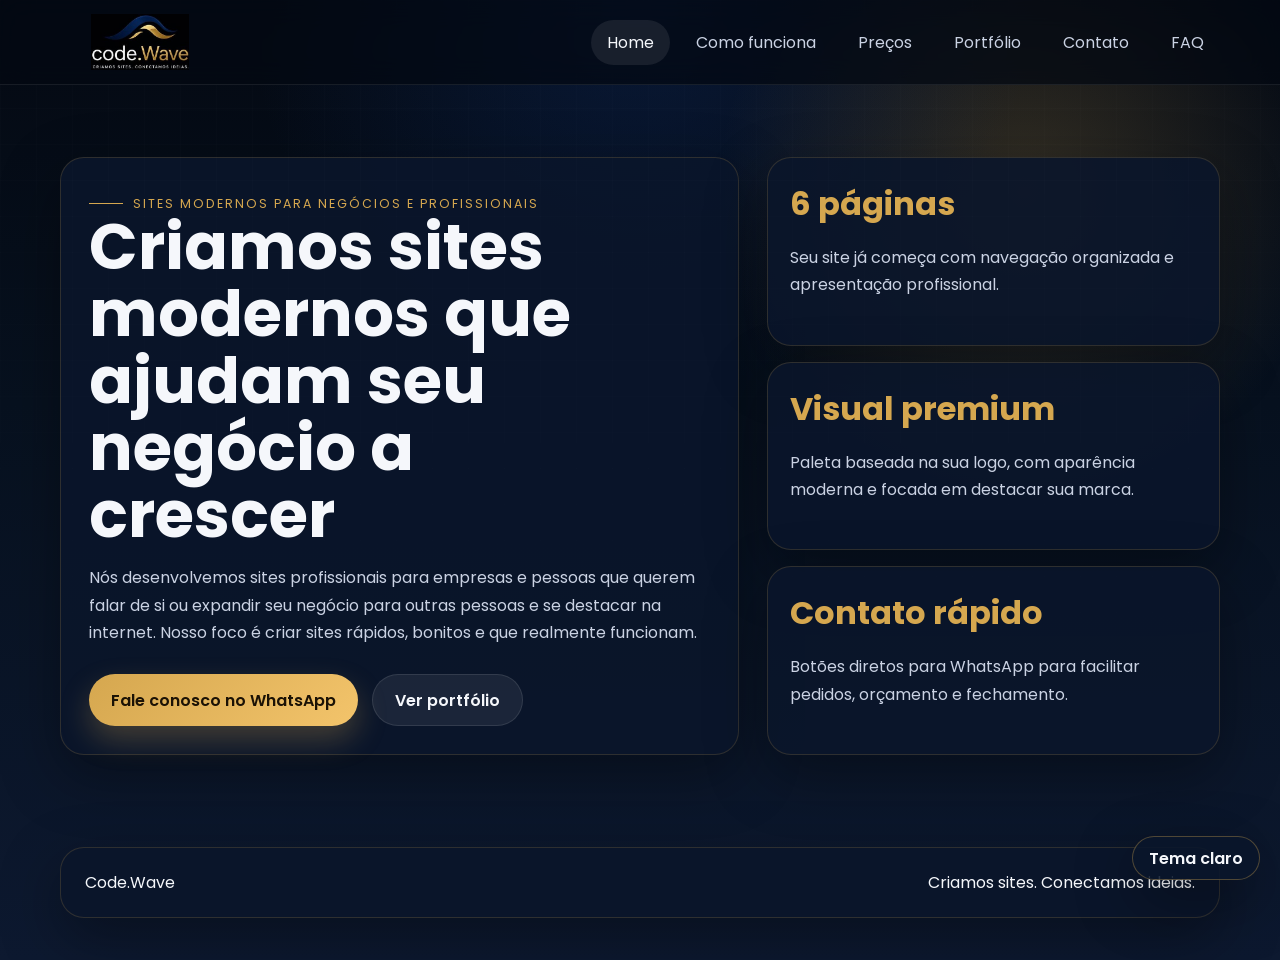
<file: index.html>
<!DOCTYPE html>
<html lang="pt-BR">
  <head>
    <meta charset="UTF-8" />
    <meta name="viewport" content="width=device-width, initial-scale=1.0" />
    <title>Code.Wave | Home</title>
    <link rel="preconnect" href="https://fonts.googleapis.com" />
    <link rel="preconnect" href="https://fonts.gstatic.com" crossorigin />
    <link href="https://fonts.googleapis.com/css2?family=Poppins:wght@400;500;600;700;800&display=swap" rel="stylesheet" />
    <link rel="stylesheet" href="styles.css" />
  </head>
  <body>
    <header class="topbar">
      <div class="site-shell topbar-inner">
        <a class="brand" href="index.html" aria-label="Code.Wave">
          <img src="assets/logo-code.wave.jpeg" alt="Logo Code.Wave" />
        </a>
        <button class="nav-toggle" type="button" data-nav-toggle aria-expanded="false" aria-controls="site-nav" aria-label="Abrir menu">
          <span></span>
          <span></span>
          <span></span>
        </button>
        <nav class="nav" id="site-nav" data-nav-menu aria-label="Menu principal">
          <a data-page href="index.html">Home</a>
          <a data-page href="como-funciona.html">Como funciona</a>
          <a data-page href="precos.html">Preços</a>
          <a data-page href="portfolio.html">Portfólio</a>
          <a data-page href="contato.html">Contato</a>
          <a data-page href="faq.html">FAQ</a>
        </nav>
      </div>
    </header>

    <main class="hero">
      <div class="site-shell hero-grid">
        <section class="panel hero-copy">
          <span class="eyebrow">Sites modernos para negócios e profissionais</span>
          <h1>Criamos sites modernos que ajudam seu negócio a crescer</h1>
          <p>
            Nós desenvolvemos sites profissionais para empresas e pessoas que querem falar de si ou expandir seu
            negócio para outras pessoas e se destacar na internet. Nosso foco é criar sites rápidos, bonitos e que
            realmente funcionam.
          </p>
          <div class="cta-row">
            <a class="button primary" href="https://wa.me/5511991374222?text=Olá%2C+quero+criar+um+site+com+a+Code.Wave." target="_blank" rel="noreferrer">Fale conosco no WhatsApp</a>
            <a class="button secondary" href="portfolio.html">Ver portfólio</a>
          </div>
        </section>

        <aside class="stats">
          <section class="panel stat-card">
            <strong>6 páginas</strong>
            <p>Seu site já começa com navegação organizada e apresentação profissional.</p>
          </section>
          <section class="panel stat-card">
            <strong>Visual premium</strong>
            <p>Paleta baseada na sua logo, com aparência moderna e focada em destacar sua marca.</p>
          </section>
          <section class="panel stat-card">
            <strong>Contato rápido</strong>
            <p>Botões diretos para WhatsApp para facilitar pedidos, orçamento e fechamento.</p>
          </section>
        </aside>
      </div>
    </main>

    <footer class="footer">
      <div class="site-shell panel footer-box">
        <span>Code.Wave</span>
        <span>Criamos sites. Conectamos ideias.</span>
      </div>
    </footer>

    <button class="theme-toggle" type="button" data-theme-toggle aria-label="Trocar tema">
      <span data-theme-label>Tema claro</span>
    </button>

    <script src="script.js"></script>
  </body>
</html>
</file>
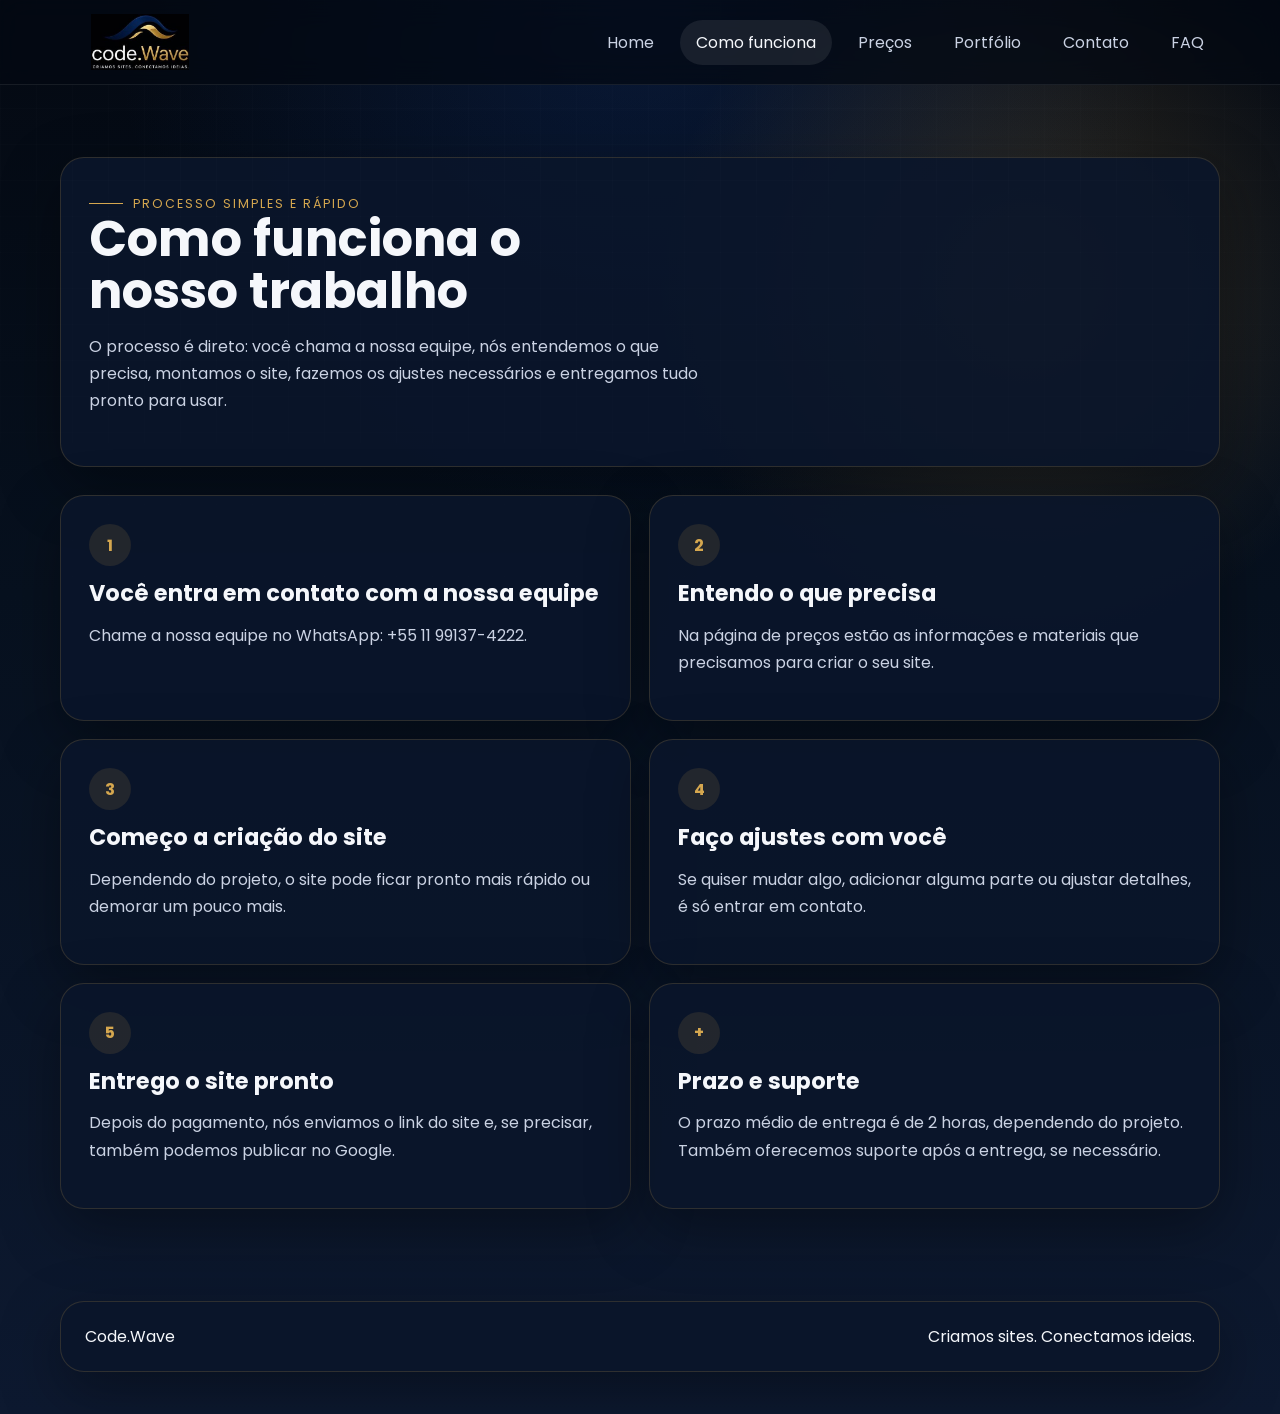
<file: como-funciona.html>
<!DOCTYPE html>
<html lang="pt-BR">
  <head>
    <meta charset="UTF-8" />
    <meta name="viewport" content="width=device-width, initial-scale=1.0" />
    <title>Code.Wave | Como funciona</title>
    <link rel="preconnect" href="https://fonts.googleapis.com" />
    <link rel="preconnect" href="https://fonts.gstatic.com" crossorigin />
    <link href="https://fonts.googleapis.com/css2?family=Poppins:wght@400;500;600;700;800&display=swap" rel="stylesheet" />
    <link rel="stylesheet" href="styles.css" />
  </head>
  <body>
    <header class="topbar">
      <div class="site-shell topbar-inner">
        <a class="brand" href="index.html" aria-label="Code.Wave">
          <img src="assets/logo-code.wave.jpeg" alt="Logo Code.Wave" />
        </a>
        <button class="nav-toggle" type="button" data-nav-toggle aria-expanded="false" aria-controls="site-nav" aria-label="Abrir menu">
          <span></span>
          <span></span>
          <span></span>
        </button>
        <nav class="nav" id="site-nav" data-nav-menu aria-label="Menu principal">
          <a data-page href="index.html">Home</a>
          <a data-page href="como-funciona.html">Como funciona</a>
          <a data-page href="precos.html">Preços</a>
          <a data-page href="portfolio.html">Portfólio</a>
          <a data-page href="contato.html">Contato</a>
          <a data-page href="faq.html">FAQ</a>
        </nav>
      </div>
    </header>

    <main class="page-section">
      <div class="site-shell">
        <section class="panel page-copy section-heading">
          <span class="eyebrow">Processo simples e rápido</span>
          <h2>Como funciona o nosso trabalho</h2>
          <p>
            O processo é direto: você chama a nossa equipe, nós entendemos o que precisa, montamos o site,
            fazemos os ajustes necessários e entregamos tudo pronto para usar.
          </p>
        </section>

        <section class="steps-grid">
          <article class="panel step-card">
            <span class="step-number">1</span>
            <h3>Você entra em contato com a nossa equipe</h3>
            <p>Chame a nossa equipe no WhatsApp: +55 11 99137-4222.</p>
          </article>
          <article class="panel step-card">
            <span class="step-number">2</span>
            <h3>Entendo o que precisa</h3>
            <p>Na página de preços estão as informações e materiais que precisamos para criar o seu site.</p>
          </article>
          <article class="panel step-card">
            <span class="step-number">3</span>
            <h3>Começo a criação do site</h3>
            <p>Dependendo do projeto, o site pode ficar pronto mais rápido ou demorar um pouco mais.</p>
          </article>
          <article class="panel step-card">
            <span class="step-number">4</span>
            <h3>Faço ajustes com você</h3>
            <p>Se quiser mudar algo, adicionar alguma parte ou ajustar detalhes, é só entrar em contato.</p>
          </article>
          <article class="panel step-card">
            <span class="step-number">5</span>
            <h3>Entrego o site pronto</h3>
            <p>Depois do pagamento, nós enviamos o link do site e, se precisar, também podemos publicar no Google.</p>
          </article>
          <article class="panel step-card">
            <span class="step-number">+</span>
            <h3>Prazo e suporte</h3>
            <p>O prazo médio de entrega é de 2 horas, dependendo do projeto. Também oferecemos suporte após a entrega, se necessário.</p>
          </article>
        </section>
      </div>
    </main>

    <footer class="footer">
      <div class="site-shell panel footer-box">
        <span>Code.Wave</span>
        <span>Criamos sites. Conectamos ideias.</span>
      </div>
    </footer>

    <script src="script.js"></script>
  </body>
</html>
</file>
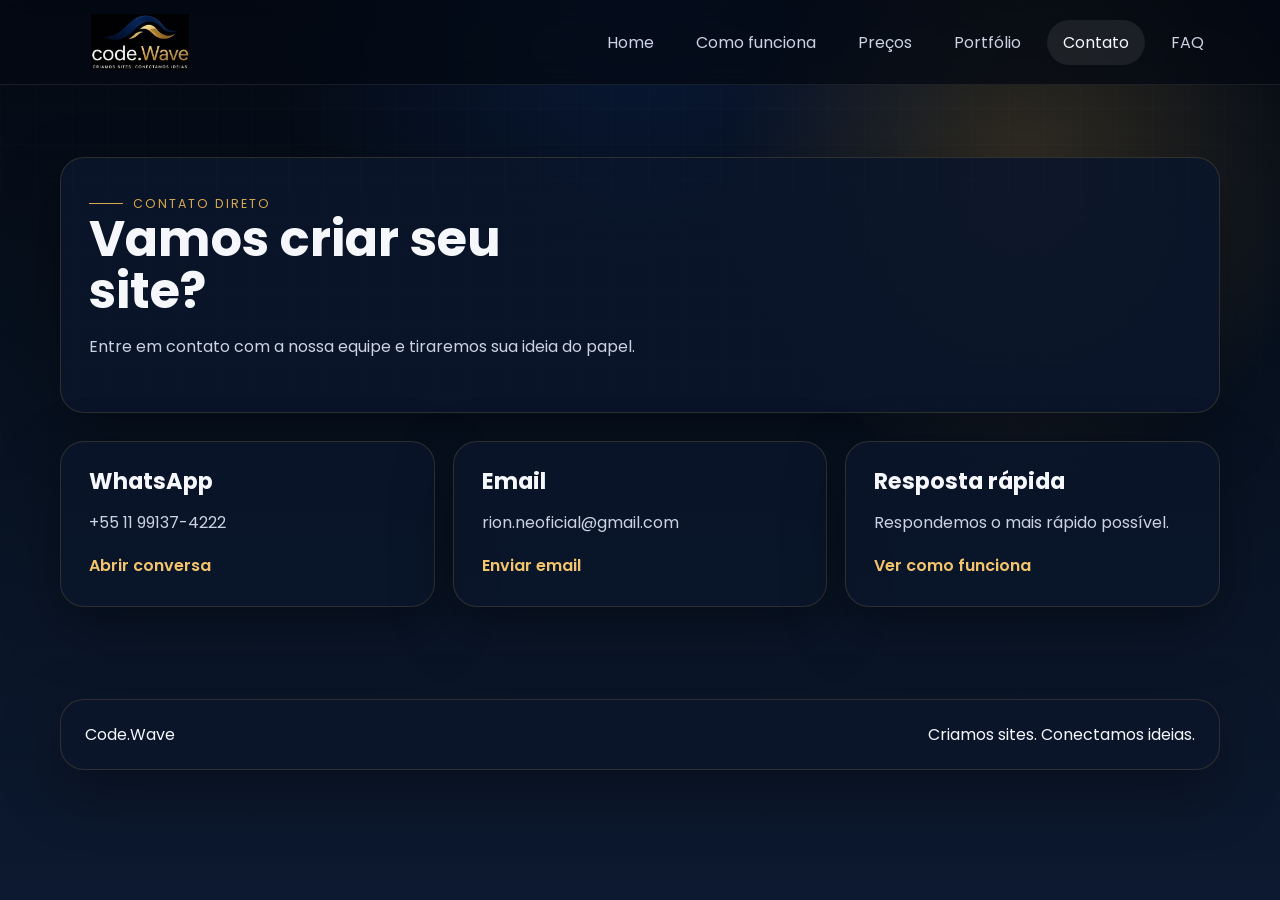
<file: contato.html>
<!DOCTYPE html>
<html lang="pt-BR">
  <head>
    <meta charset="UTF-8" />
    <meta name="viewport" content="width=device-width, initial-scale=1.0" />
    <title>Code.Wave | Contato</title>
    <link rel="preconnect" href="https://fonts.googleapis.com" />
    <link rel="preconnect" href="https://fonts.gstatic.com" crossorigin />
    <link href="https://fonts.googleapis.com/css2?family=Poppins:wght@400;500;600;700;800&display=swap" rel="stylesheet" />
    <link rel="stylesheet" href="styles.css" />
  </head>
  <body>
    <header class="topbar">
      <div class="site-shell topbar-inner">
        <a class="brand" href="index.html" aria-label="Code.Wave">
          <img src="assets/logo-code.wave.jpeg" alt="Logo Code.Wave" />
        </a>
        <button class="nav-toggle" type="button" data-nav-toggle aria-expanded="false" aria-controls="site-nav" aria-label="Abrir menu">
          <span></span>
          <span></span>
          <span></span>
        </button>
        <nav class="nav" id="site-nav" data-nav-menu aria-label="Menu principal">
          <a data-page href="index.html">Home</a>
          <a data-page href="como-funciona.html">Como funciona</a>
          <a data-page href="precos.html">Preços</a>
          <a data-page href="portfolio.html">Portfólio</a>
          <a data-page href="contato.html">Contato</a>
          <a data-page href="faq.html">FAQ</a>
        </nav>
      </div>
    </header>

    <main class="page-section">
      <div class="site-shell">
        <section class="panel page-copy section-heading">
          <span class="eyebrow">Contato direto</span>
          <h2>Vamos criar seu site?</h2>
          <p>Entre em contato com a nossa equipe e tiraremos sua ideia do papel.</p>
        </section>

        <section class="contact-grid">
          <article class="panel contact-card">
            <h3>WhatsApp</h3>
            <p>+55 11 99137-4222</p>
            <a href="https://wa.me/5511991374222?text=Olá%2C+quero+falar+sobre+um+site." target="_blank" rel="noreferrer">Abrir conversa</a>
          </article>
          <article class="panel contact-card">
            <h3>Email</h3>
            <p>rion.neoficial@gmail.com</p>
            <a href="mailto:rion.neoficial@gmail.com">Enviar email</a>
          </article>
          <article class="panel contact-card">
            <h3>Resposta rápida</h3>
            <p>Respondemos o mais rápido possível.</p>
            <a href="como-funciona.html">Ver como funciona</a>
          </article>
        </section>
      </div>
    </main>

    <footer class="footer">
      <div class="site-shell panel footer-box">
        <span>Code.Wave</span>
        <span>Criamos sites. Conectamos ideias.</span>
      </div>
    </footer>

    <script src="script.js"></script>
  </body>
</html>
</file>
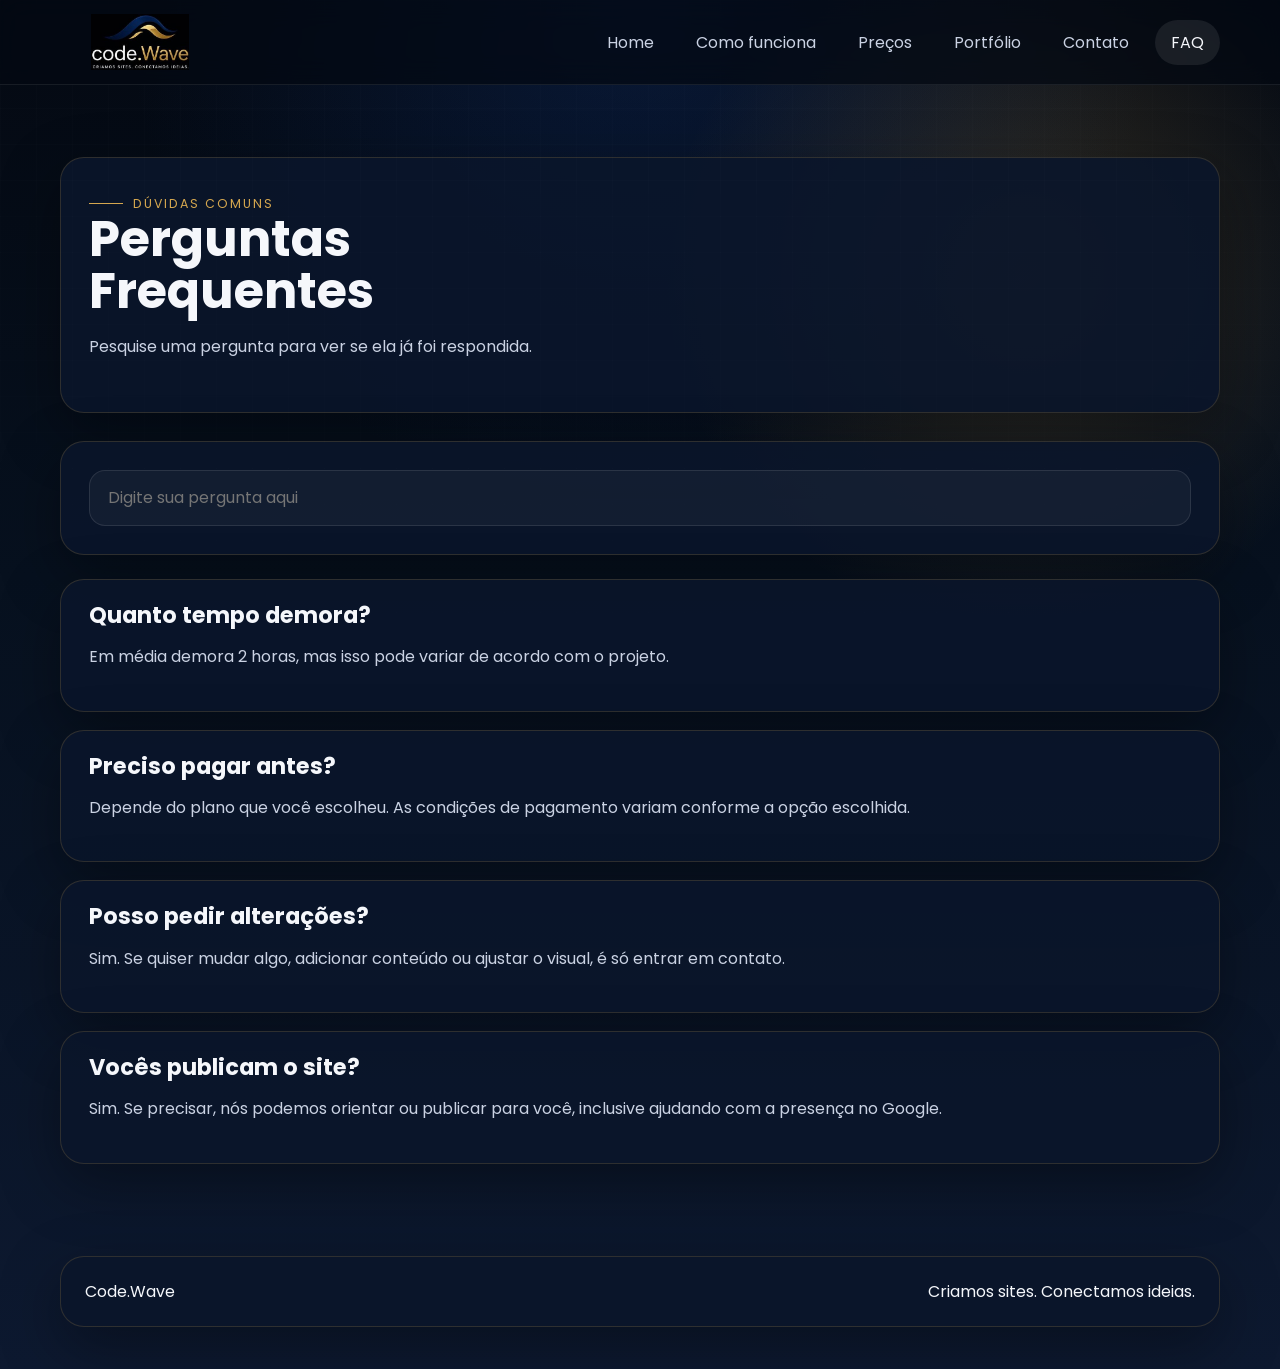
<file: faq.html>
<!DOCTYPE html>
<html lang="pt-BR">
  <head>
    <meta charset="UTF-8" />
    <meta name="viewport" content="width=device-width, initial-scale=1.0" />
    <title>Code.Wave | FAQ</title>
    <link rel="preconnect" href="https://fonts.googleapis.com" />
    <link rel="preconnect" href="https://fonts.gstatic.com" crossorigin />
    <link href="https://fonts.googleapis.com/css2?family=Poppins:wght@400;500;600;700;800&display=swap" rel="stylesheet" />
    <link rel="stylesheet" href="styles.css" />
  </head>
  <body>
    <header class="topbar">
      <div class="site-shell topbar-inner">
        <a class="brand" href="index.html" aria-label="Code.Wave">
          <img src="assets/logo-code.wave.jpeg" alt="Logo Code.Wave" />
        </a>
        <button class="nav-toggle" type="button" data-nav-toggle aria-expanded="false" aria-controls="site-nav" aria-label="Abrir menu">
          <span></span>
          <span></span>
          <span></span>
        </button>
        <nav class="nav" id="site-nav" data-nav-menu aria-label="Menu principal">
          <a data-page href="index.html">Home</a>
          <a data-page href="como-funciona.html">Como funciona</a>
          <a data-page href="precos.html">Preços</a>
          <a data-page href="portfolio.html">Portfólio</a>
          <a data-page href="contato.html">Contato</a>
          <a data-page href="faq.html">FAQ</a>
        </nav>
      </div>
    </header>

    <main class="page-section">
      <div class="site-shell">
        <section class="panel page-copy section-heading">
          <span class="eyebrow">Dúvidas comuns</span>
          <h2>Perguntas Frequentes</h2>
          <p>Pesquise uma pergunta para ver se ela já foi respondida.</p>
        </section>

        <section class="panel faq-search">
          <input data-faq-search type="search" placeholder="Digite sua pergunta aqui" aria-label="Pesquisar perguntas frequentes" />
        </section>

        <section class="faq-list" style="margin-top: 24px;">
          <article class="panel faq-item" data-faq-item>
            <h3>Quanto tempo demora?</h3>
            <p>Em média demora 2 horas, mas isso pode variar de acordo com o projeto.</p>
          </article>
          <article class="panel faq-item" data-faq-item>
            <h3>Preciso pagar antes?</h3>
            <p>Depende do plano que você escolheu. As condições de pagamento variam conforme a opção escolhida.</p>
          </article>
          <article class="panel faq-item" data-faq-item>
            <h3>Posso pedir alterações?</h3>
            <p>Sim. Se quiser mudar algo, adicionar conteúdo ou ajustar o visual, é só entrar em contato.</p>
          </article>
          <article class="panel faq-item" data-faq-item>
            <h3>Vocês publicam o site?</h3>
            <p>Sim. Se precisar, nós podemos orientar ou publicar para você, inclusive ajudando com a presença no Google.</p>
          </article>
        </section>
      </div>
    </main>

    <footer class="footer">
      <div class="site-shell panel footer-box">
        <span>Code.Wave</span>
        <span>Criamos sites. Conectamos ideias.</span>
      </div>
    </footer>

    <script src="script.js"></script>
  </body>
</html>
</file>
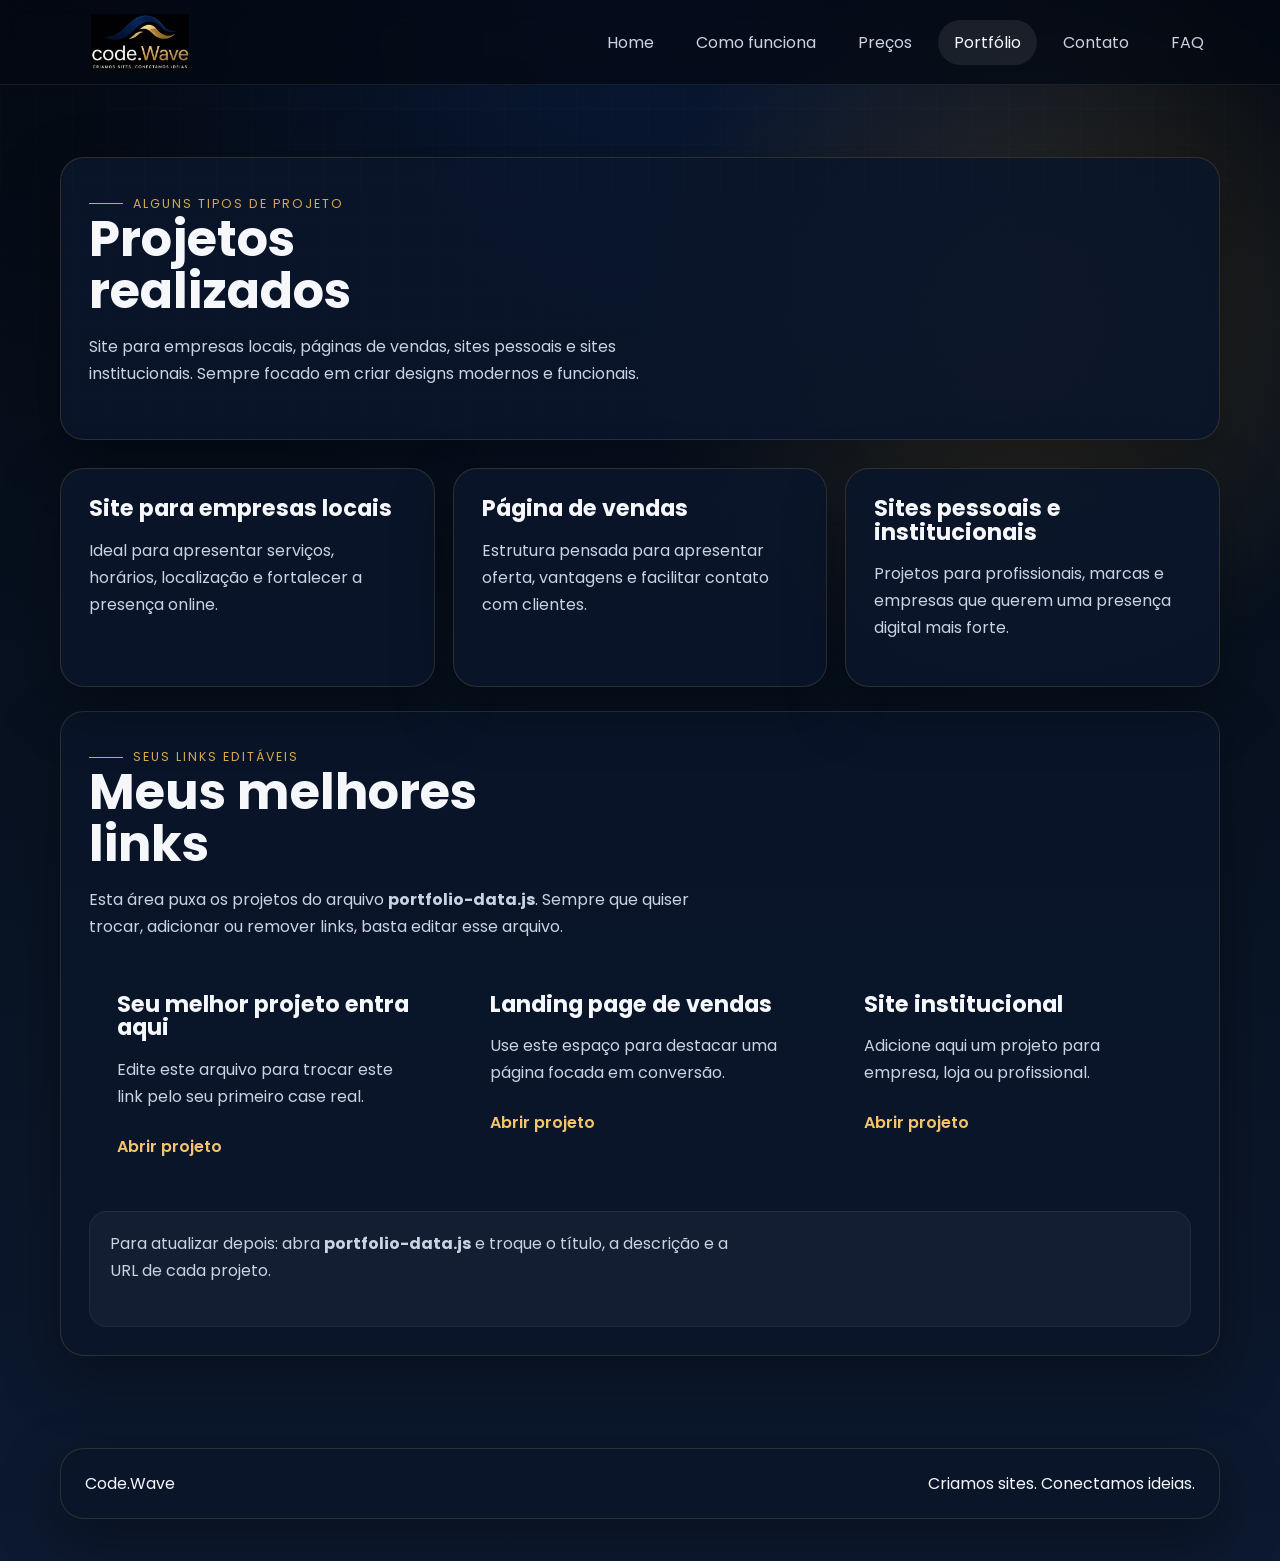
<file: portfolio.html>
<!DOCTYPE html>
<html lang="pt-BR">
  <head>
    <meta charset="UTF-8" />
    <meta name="viewport" content="width=device-width, initial-scale=1.0" />
    <title>Code.Wave | Portfólio</title>
    <link rel="preconnect" href="https://fonts.googleapis.com" />
    <link rel="preconnect" href="https://fonts.gstatic.com" crossorigin />
    <link href="https://fonts.googleapis.com/css2?family=Poppins:wght@400;500;600;700;800&display=swap" rel="stylesheet" />
    <link rel="stylesheet" href="styles.css" />
  </head>
  <body>
    <header class="topbar">
      <div class="site-shell topbar-inner">
        <a class="brand" href="index.html" aria-label="Code.Wave">
          <img src="assets/logo-code.wave.jpeg" alt="Logo Code.Wave" />
        </a>
        <button class="nav-toggle" type="button" data-nav-toggle aria-expanded="false" aria-controls="site-nav" aria-label="Abrir menu">
          <span></span>
          <span></span>
          <span></span>
        </button>
        <nav class="nav" id="site-nav" data-nav-menu aria-label="Menu principal">
          <a data-page href="index.html">Home</a>
          <a data-page href="como-funciona.html">Como funciona</a>
          <a data-page href="precos.html">Preços</a>
          <a data-page href="portfolio.html">Portfólio</a>
          <a data-page href="contato.html">Contato</a>
          <a data-page href="faq.html">FAQ</a>
        </nav>
      </div>
    </header>

    <main class="page-section">
      <div class="site-shell">
        <section class="panel page-copy section-heading">
          <span class="eyebrow">Alguns tipos de projeto</span>
          <h2>Projetos realizados</h2>
          <p>
            Site para empresas locais, páginas de vendas, sites pessoais e sites institucionais. Sempre
            focado em criar designs modernos e funcionais.
          </p>
        </section>

        <section class="portfolio-grid">
          <article class="panel portfolio-card">
            <h3>Site para empresas locais</h3>
            <p>Ideal para apresentar serviços, horários, localização e fortalecer a presença online.</p>
          </article>
          <article class="panel portfolio-card">
            <h3>Página de vendas</h3>
            <p>Estrutura pensada para apresentar oferta, vantagens e facilitar contato com clientes.</p>
          </article>
          <article class="panel portfolio-card">
            <h3>Sites pessoais e institucionais</h3>
            <p>Projetos para profissionais, marcas e empresas que querem uma presença digital mais forte.</p>
          </article>
        </section>

        <section class="panel page-copy" style="margin-top: 24px;">
          <span class="eyebrow">Seus links editáveis</span>
          <h2>Meus melhores links</h2>
          <p>
            Esta área puxa os projetos do arquivo <strong>portfolio-data.js</strong>. Sempre que quiser trocar,
            adicionar ou remover links, basta editar esse arquivo.
          </p>
          <div class="portfolio-grid" data-portfolio-list></div>
          <div class="note">
            <p>Para atualizar depois: abra <strong>portfolio-data.js</strong> e troque o título, a descrição e a URL de cada projeto.</p>
          </div>
        </section>
      </div>
    </main>

    <footer class="footer">
      <div class="site-shell panel footer-box">
        <span>Code.Wave</span>
        <span>Criamos sites. Conectamos ideias.</span>
      </div>
    </footer>

    <script src="portfolio-data.js"></script>
    <script src="script.js"></script>
  </body>
</html>
</file>
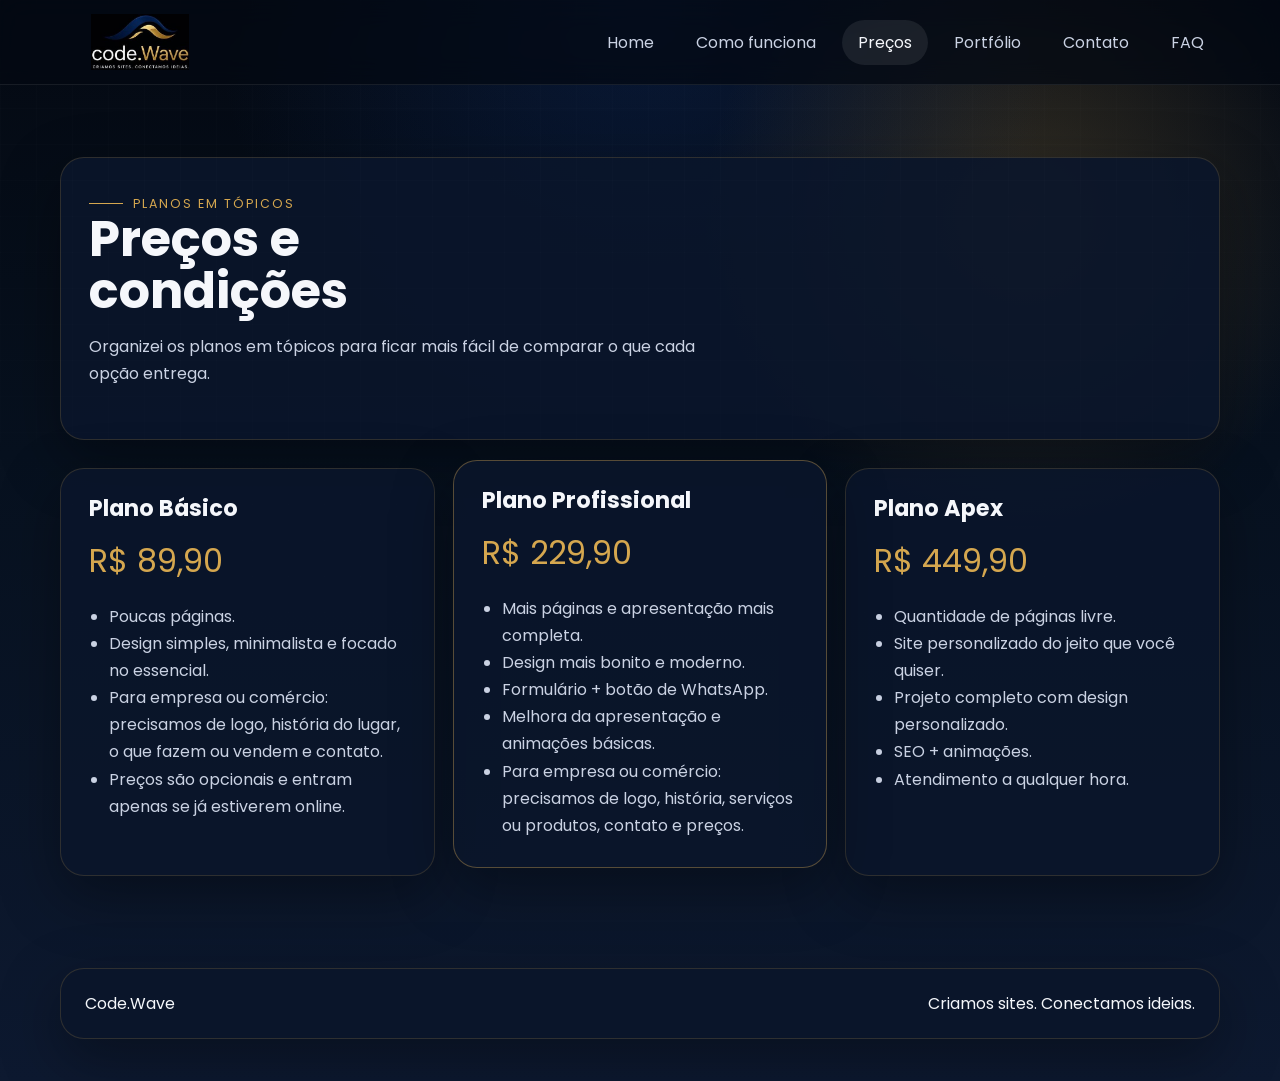
<file: precos.html>
<!DOCTYPE html>
<html lang="pt-BR">
  <head>
    <meta charset="UTF-8" />
    <meta name="viewport" content="width=device-width, initial-scale=1.0" />
    <title>Code.Wave | Preços</title>
    <link rel="preconnect" href="https://fonts.googleapis.com" />
    <link rel="preconnect" href="https://fonts.gstatic.com" crossorigin />
    <link href="https://fonts.googleapis.com/css2?family=Poppins:wght@400;500;600;700;800&display=swap" rel="stylesheet" />
    <link rel="stylesheet" href="styles.css" />
  </head>
  <body>
    <header class="topbar">
      <div class="site-shell topbar-inner">
        <a class="brand" href="index.html" aria-label="Code.Wave">
          <img src="assets/logo-code.wave.jpeg" alt="Logo Code.Wave" />
        </a>
        <button class="nav-toggle" type="button" data-nav-toggle aria-expanded="false" aria-controls="site-nav" aria-label="Abrir menu">
          <span></span>
          <span></span>
          <span></span>
        </button>
        <nav class="nav" id="site-nav" data-nav-menu aria-label="Menu principal">
          <a data-page href="index.html">Home</a>
          <a data-page href="como-funciona.html">Como funciona</a>
          <a data-page href="precos.html">Preços</a>
          <a data-page href="portfolio.html">Portfólio</a>
          <a data-page href="contato.html">Contato</a>
          <a data-page href="faq.html">FAQ</a>
        </nav>
      </div>
    </header>

    <main class="page-section">
      <div class="site-shell">
        <section class="panel page-copy section-heading">
          <span class="eyebrow">Planos em tópicos</span>
          <h2>Preços e condições</h2>
          <p>Organizei os planos em tópicos para ficar mais fácil de comparar o que cada opção entrega.</p>
        </section>

        <section class="prices-grid">
          <article class="panel price-card">
            <h3>Plano Básico</h3>
            <span class="price-tag">R$ 89,90</span>
            <ul>
              <li>Poucas páginas.</li>
              <li>Design simples, minimalista e focado no essencial.</li>
              <li>Para empresa ou comércio: precisamos de logo, história do lugar, o que fazem ou vendem e contato.</li>
              <li>Preços são opcionais e entram apenas se já estiverem online.</li>
            </ul>
          </article>

          <article class="panel price-card featured">
            <h3>Plano Profissional</h3>
            <span class="price-tag">R$ 229,90</span>
            <ul>
              <li>Mais páginas e apresentação mais completa.</li>
              <li>Design mais bonito e moderno.</li>
              <li>Formulário + botão de WhatsApp.</li>
              <li>Melhora da apresentação e animações básicas.</li>
              <li>Para empresa ou comércio: precisamos de logo, história, serviços ou produtos, contato e preços.</li>
            </ul>
          </article>

          <article class="panel price-card">
            <h3>Plano Apex</h3>
            <span class="price-tag">R$ 449,90</span>
            <ul>
              <li>Quantidade de páginas livre.</li>
              <li>Site personalizado do jeito que você quiser.</li>
              <li>Projeto completo com design personalizado.</li>
              <li>SEO + animações.</li>
              <li>Atendimento a qualquer hora.</li>
            </ul>
          </article>
        </section>
      </div>
    </main>

    <footer class="footer">
      <div class="site-shell panel footer-box">
        <span>Code.Wave</span>
        <span>Criamos sites. Conectamos ideias.</span>
      </div>
    </footer>

    <script src="script.js"></script>
  </body>
</html>
</file>
<file: styles.css>
:root {
  --bg: #07111f;
  --bg-soft: #0d1930;
  --panel: rgba(10, 22, 43, 0.9);
  --panel-border: rgba(213, 167, 79, 0.18);
  --text: #f5f7fb;
  --muted: #cad2e3;
  --brand: #d5a74f;
  --brand-strong: #f3c46b;
  --accent: #143e8f;
  --shadow: 0 20px 60px rgba(0, 0, 0, 0.35);
  --radius: 24px;
  --topbar: rgba(4, 9, 18, 0.72);
  --topbar-border: rgba(255, 255, 255, 0.08);
  --nav-hover: rgba(255, 255, 255, 0.08);
  --button-secondary: rgba(255, 255, 255, 0.07);
  --button-secondary-border: rgba(255, 255, 255, 0.1);
  --note-bg: rgba(255, 255, 255, 0.04);
  --note-border: rgba(255, 255, 255, 0.06);
  --input-bg: rgba(255, 255, 255, 0.04);
  --input-border: rgba(255, 255, 255, 0.1);
  --page-grid: rgba(255, 255, 255, 0.025);
  --page-mask: rgba(0, 0, 0, 0.55);
  --theme-button-bg: rgba(10, 22, 43, 0.88);
  --theme-button-text: #f5f7fb;
  --theme-button-border: rgba(213, 167, 79, 0.35);
}

body.theme-light {
  --bg: #f7fafc;
  --bg-soft: #dcecff;
  --panel: rgba(255, 255, 255, 0.98);
  --panel-border: rgba(93, 146, 223, 0.18);
  --text: #152235;
  --muted: #4e5e78;
  --brand: #c4912f;
  --brand-strong: #deae4f;
  --accent: #5d92df;
  --shadow: 0 22px 48px rgba(28, 58, 106, 0.1);
  --topbar: rgba(255, 255, 255, 0.9);
  --topbar-border: rgba(21, 34, 53, 0.08);
  --nav-hover: rgba(93, 146, 223, 0.14);
  --button-secondary: rgba(93, 146, 223, 0.08);
  --button-secondary-border: rgba(93, 146, 223, 0.18);
  --note-bg: rgba(93, 146, 223, 0.08);
  --note-border: rgba(93, 146, 223, 0.18);
  --input-bg: rgba(93, 146, 223, 0.05);
  --input-border: rgba(93, 146, 223, 0.18);
  --page-grid: rgba(21, 34, 53, 0.035);
  --page-mask: rgba(255, 255, 255, 0.2);
  --theme-button-bg: rgba(255, 255, 255, 0.92);
  --theme-button-text: #152235;
  --theme-button-border: rgba(20, 62, 143, 0.2);
}

* {
  box-sizing: border-box;
}

html {
  scroll-behavior: smooth;
}

body {
  margin: 0;
  min-height: 100vh;
  font-family: "Poppins", "Segoe UI", sans-serif;
  color: var(--text);
  background:
    radial-gradient(circle at top, rgba(20, 62, 143, 0.28), transparent 34%),
    radial-gradient(circle at 80% 20%, rgba(213, 167, 79, 0.22), transparent 24%),
    linear-gradient(180deg, #040912 0%, var(--bg) 42%, var(--bg-soft) 100%);
  background-color: #040912;
}

body.theme-light {
  background:
    radial-gradient(circle at top, rgba(93, 146, 223, 0.22), transparent 34%),
    radial-gradient(circle at 80% 20%, rgba(213, 167, 79, 0.16), transparent 24%),
    linear-gradient(180deg, #ffffff 0%, var(--bg) 42%, var(--bg-soft) 100%);
}

body::before {
  content: "";
  position: fixed;
  inset: 0;
  pointer-events: none;
  background-image: linear-gradient(var(--page-grid) 1px, transparent 1px),
    linear-gradient(90deg, var(--page-grid) 1px, transparent 1px);
  background-size: 36px 36px;
  mask-image: linear-gradient(180deg, var(--page-mask), transparent 90%);
}

a {
  color: inherit;
  text-decoration: none;
}

img {
  max-width: 100%;
  display: block;
}

.site-shell {
  width: min(1160px, calc(100% - 32px));
  margin: 0 auto;
}

.topbar {
  position: sticky;
  top: 0;
  z-index: 10;
  backdrop-filter: blur(14px);
  background: var(--topbar);
  border-bottom: 1px solid var(--topbar-border);
}

.topbar-inner {
  display: flex;
  align-items: center;
  justify-content: space-between;
  gap: 20px;
  padding: 14px 0;
}

.brand {
  display: inline-flex;
  align-items: center;
  gap: 14px;
}

.brand img {
  width: 160px;
  height: 56px;
  object-fit: contain;
  border-radius: 12px;
}

.nav {
  display: flex;
  flex-wrap: wrap;
  justify-content: flex-end;
  gap: 10px;
  transition: opacity 180ms ease, transform 180ms ease, visibility 180ms ease;
}

.nav-toggle {
  display: none;
  width: 48px;
  height: 48px;
  align-items: center;
  justify-content: center;
  flex-direction: column;
  gap: 5px;
  border: 1px solid var(--button-secondary-border);
  border-radius: 14px;
  background: var(--button-secondary);
  cursor: pointer;
  padding: 0;
  transition: border-color 180ms ease, background 180ms ease, transform 180ms ease;
}

.nav-toggle:hover {
  border-color: var(--panel-border);
}

.nav-toggle:focus-visible,
.nav a:focus-visible {
  outline: 2px solid var(--brand);
  outline-offset: 3px;
}

.nav-toggle span {
  width: 20px;
  height: 2px;
  border-radius: 999px;
  background: var(--text);
  transition: transform 180ms ease, opacity 180ms ease;
}

body.nav-open .nav-toggle span:nth-child(1) {
  transform: translateY(7px) rotate(45deg);
}

body.nav-open .nav-toggle span:nth-child(2) {
  opacity: 0;
}

body.nav-open .nav-toggle span:nth-child(3) {
  transform: translateY(-7px) rotate(-45deg);
}

.nav a {
  padding: 10px 16px;
  border-radius: 999px;
  color: var(--muted);
  transition: 180ms ease;
}

.nav a:hover,
.nav a.is-active {
  color: var(--text);
  background: var(--nav-hover);
}

.hero,
.page-section {
  padding: 72px 0 92px;
}

.hero-grid,
.two-column {
  display: grid;
  grid-template-columns: 1.2fr 0.8fr;
  gap: 28px;
  align-items: stretch;
}

.panel {
  background: var(--panel);
  border: 1px solid var(--panel-border);
  border-radius: var(--radius);
  box-shadow: var(--shadow);
}

body.theme-light .panel {
  background: linear-gradient(180deg, rgba(255, 255, 255, 0.99) 0%, rgba(244, 249, 255, 0.96) 100%);
}

.hero-copy,
.page-copy,
.side-card,
.faq-search,
.price-card,
.portfolio-card,
.contact-card,
.step-card {
  padding: 28px;
}

.eyebrow {
  display: inline-flex;
  align-items: center;
  gap: 10px;
  color: var(--brand);
  text-transform: uppercase;
  letter-spacing: 0.16em;
  font-size: 0.78rem;
}

.eyebrow::before {
  content: "";
  width: 34px;
  height: 1px;
  background: currentColor;
}

h1,
h2,
h3 {
  margin: 0 0 16px;
  line-height: 1.05;
}

h1 {
  font-size: clamp(2.8rem, 5vw, 4.7rem);
  max-width: 12ch;
}

h2 {
  font-size: clamp(2rem, 4vw, 3.1rem);
  max-width: 14ch;
}

h3 {
  font-size: 1.4rem;
}

p,
li {
  color: var(--muted);
  line-height: 1.7;
  font-size: 1rem;
}

.hero-copy p,
.page-copy p {
  max-width: 62ch;
  margin: 0 0 24px;
}

.cta-row {
  display: flex;
  flex-wrap: wrap;
  gap: 14px;
  margin-top: 28px;
}

.button {
  display: inline-flex;
  align-items: center;
  justify-content: center;
  min-height: 52px;
  padding: 0 22px;
  border-radius: 999px;
  font-weight: 600;
  transition: transform 180ms ease, box-shadow 180ms ease, background 180ms ease;
}

.button.primary {
  background: linear-gradient(135deg, var(--brand) 0%, var(--brand-strong) 100%);
  color: #1b1205;
  box-shadow: 0 14px 30px rgba(213, 167, 79, 0.28);
}

.button.secondary {
  background: var(--button-secondary);
  border: 1px solid var(--button-secondary-border);
}

.button:hover {
  transform: translateY(-2px);
}

.stats {
  display: grid;
  gap: 16px;
}

.stat-card {
  padding: 22px;
}

.stat-card strong {
  display: block;
  font-size: 2rem;
  color: var(--brand);
  margin-bottom: 6px;
}

.section-heading {
  margin-bottom: 28px;
}

.steps-grid,
.prices-grid,
.portfolio-grid,
.contact-grid,
.faq-list {
  display: grid;
  gap: 18px;
}

.steps-grid {
  grid-template-columns: repeat(2, minmax(0, 1fr));
}

.prices-grid {
  grid-template-columns: repeat(3, minmax(0, 1fr));
}

.portfolio-grid,
.contact-grid {
  grid-template-columns: repeat(3, minmax(0, 1fr));
}

.step-number {
  display: inline-flex;
  width: 42px;
  height: 42px;
  align-items: center;
  justify-content: center;
  border-radius: 50%;
  background: rgba(213, 167, 79, 0.12);
  color: var(--brand);
  font-weight: 700;
  margin-bottom: 16px;
}

.price-card.featured {
  transform: translateY(-8px);
  border-color: rgba(213, 167, 79, 0.38);
}

.price-tag {
  display: block;
  font-size: 2rem;
  color: var(--brand);
  margin-bottom: 18px;
}

.price-card ul {
  margin: 0;
  padding-left: 20px;
}

.portfolio-card a,
.contact-card a {
  color: var(--brand-strong);
  font-weight: 600;
}

.note {
  margin-top: 24px;
  padding: 18px 20px;
  border-radius: 18px;
  background: var(--note-bg);
  border: 1px solid var(--note-border);
}

.faq-search input {
  width: 100%;
  min-height: 56px;
  padding: 0 18px;
  border-radius: 16px;
  border: 1px solid var(--input-border);
  background: var(--input-bg);
  color: var(--text);
  font: inherit;
}

body.theme-light .faq-search input {
  background: rgba(255, 255, 255, 0.96);
}

.theme-toggle {
  position: fixed;
  right: 20px;
  bottom: 20px;
  z-index: 12;
  min-height: 44px;
  padding: 0 16px;
  border: 1px solid var(--theme-button-border);
  border-radius: 999px;
  background: var(--theme-button-bg);
  color: var(--theme-button-text);
  box-shadow: var(--shadow);
  font: inherit;
  font-weight: 600;
  cursor: pointer;
  transition: transform 180ms ease, background 180ms ease;
}

.theme-toggle:hover {
  transform: translateY(-2px);
}

.faq-item {
  padding: 24px 28px;
}

.faq-item h3 {
  margin-bottom: 8px;
}

.footer {
  padding: 0 0 42px;
}

.footer-box {
  display: flex;
  justify-content: space-between;
  gap: 18px;
  padding: 22px 24px;
}

@media (max-width: 960px) {
  .hero-grid,
  .two-column,
  .prices-grid,
  .portfolio-grid,
  .contact-grid,
  .steps-grid {
    grid-template-columns: 1fr;
  }

  .price-card.featured {
    transform: none;
  }

  .topbar-inner,
  .footer-box {
    flex-direction: column;
    align-items: flex-start;
  }

  .topbar-inner {
    position: relative;
    align-items: center;
    min-height: 84px;
  }

  .nav-toggle {
    display: inline-flex;
    position: absolute;
    top: 50%;
    right: 0;
    transform: translateY(-50%);
    z-index: 12;
  }

  .nav {
    position: absolute;
    top: calc(100% + 10px);
    right: 0;
    left: 0;
    display: flex;
    width: 100%;
    flex-direction: column;
    align-items: stretch;
    gap: 10px;
    padding: 16px;
    border: 1px solid var(--panel-border);
    border-radius: 22px;
    background: var(--panel);
    box-shadow: var(--shadow);
    opacity: 0;
    visibility: hidden;
    pointer-events: none;
    transform: translateY(-10px);
    backdrop-filter: blur(18px);
  }

  body.nav-open .nav {
    opacity: 1;
    visibility: visible;
    pointer-events: auto;
    transform: translateY(0);
  }

  .nav a {
    width: 100%;
    display: flex;
    align-items: center;
    min-height: 52px;
    padding: 14px 16px;
    border: 1px solid transparent;
    border-radius: 18px;
    background: rgba(255, 255, 255, 0.03);
    font-weight: 500;
  }

  .nav a:hover,
  .nav a.is-active {
    border-color: var(--panel-border);
  }

  .brand img {
    width: 132px;
    height: 48px;
  }
}

@media (max-width: 640px) {
  .hero,
  .page-section {
    padding: 38px 0 58px;
  }

  .site-shell {
    width: min(100% - 20px, 1160px);
  }

  .hero-copy,
  .page-copy,
  .side-card,
  .faq-search,
  .price-card,
  .portfolio-card,
  .contact-card,
  .step-card,
  .faq-item {
    padding: 18px;
  }

  h1 {
    font-size: 2rem;
    max-width: 100%;
  }

  h2 {
    font-size: 1.7rem;
    max-width: 100%;
  }

  h3 {
    font-size: 1.2rem;
  }

  p,
  li {
    font-size: 0.95rem;
    line-height: 1.6;
  }

  .eyebrow {
    font-size: 0.68rem;
    letter-spacing: 0.12em;
  }

  .button {
    min-height: 46px;
    padding: 0 16px;
    font-size: 0.95rem;
  }

  .cta-row {
    gap: 10px;
    margin-top: 22px;
  }

  .hero-copy p,
  .page-copy p {
    margin-bottom: 18px;
  }

  .stat-card strong,
  .price-tag {
    font-size: 1.65rem;
  }

  .step-number {
    width: 36px;
    height: 36px;
    margin-bottom: 12px;
  }

  .theme-toggle {
    right: 12px;
    bottom: 12px;
    min-height: 40px;
    padding: 0 14px;
    font-size: 0.9rem;
  }
}
</file>
